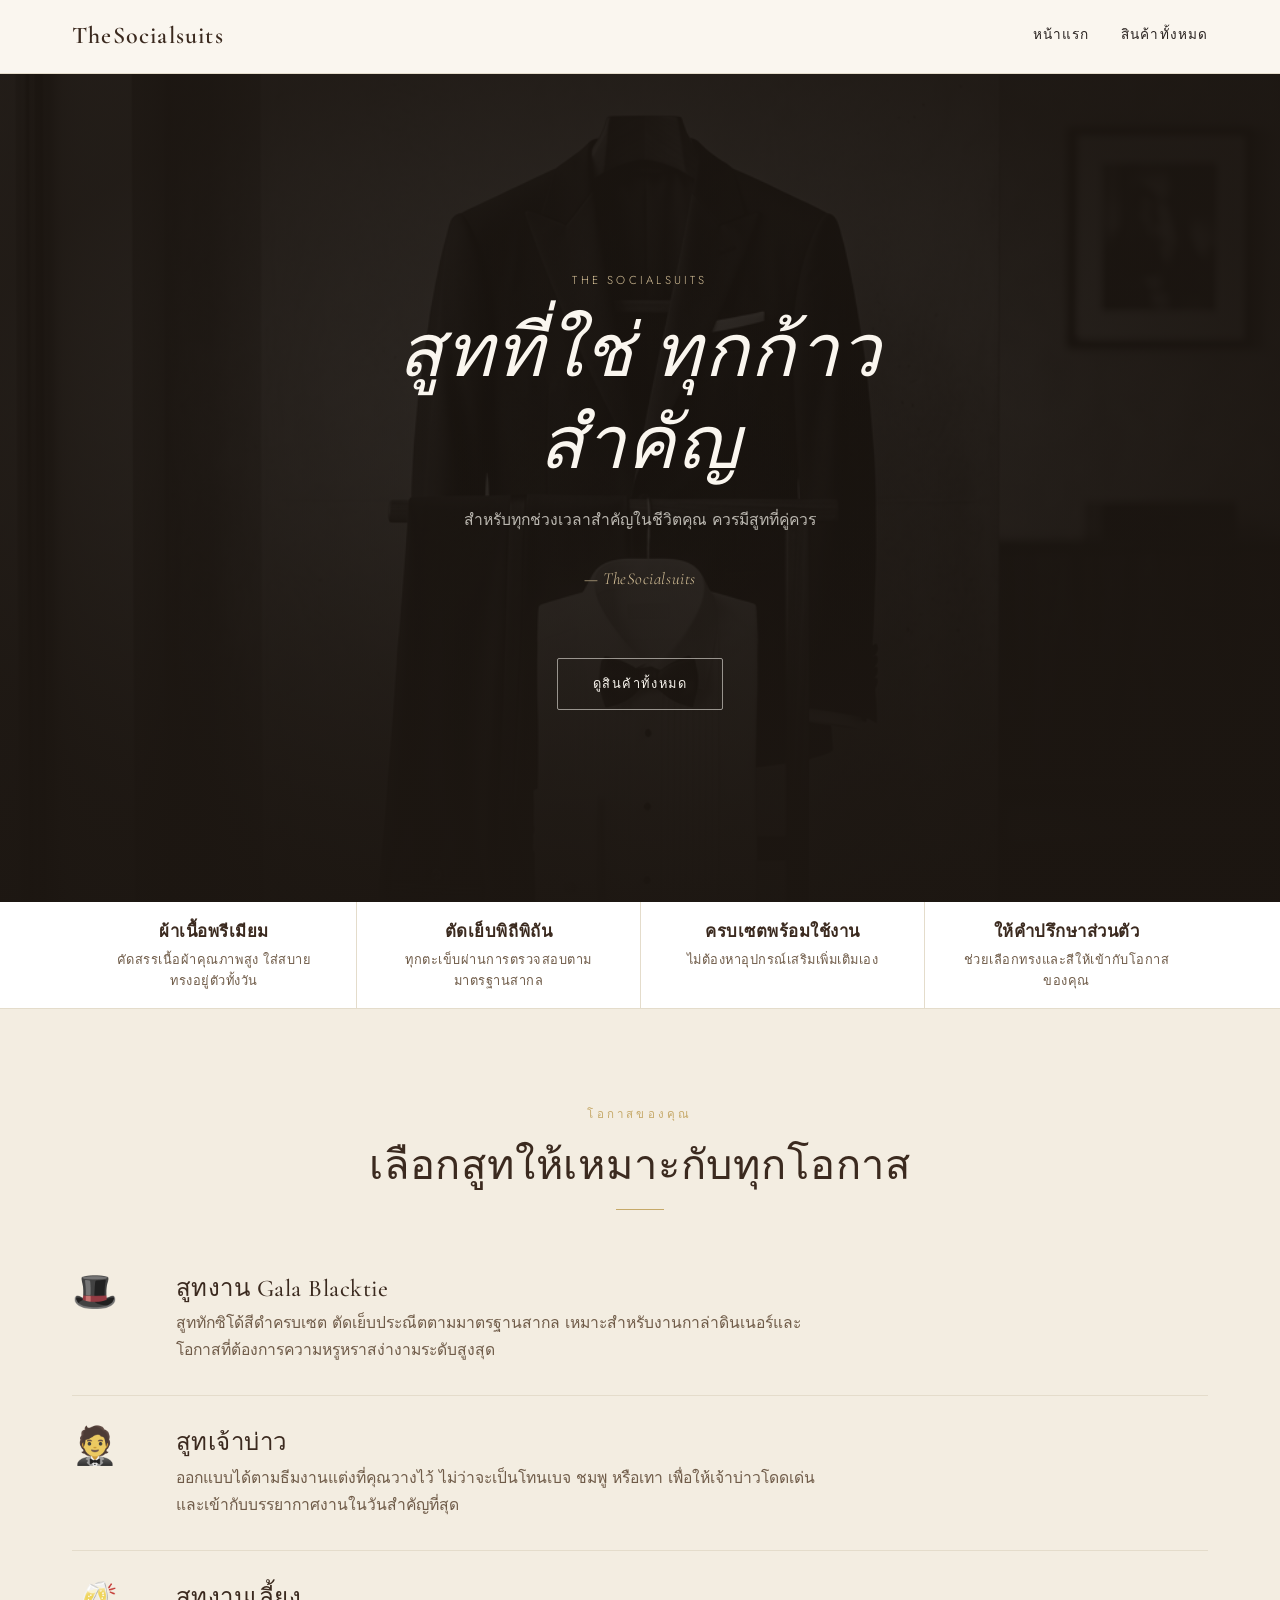
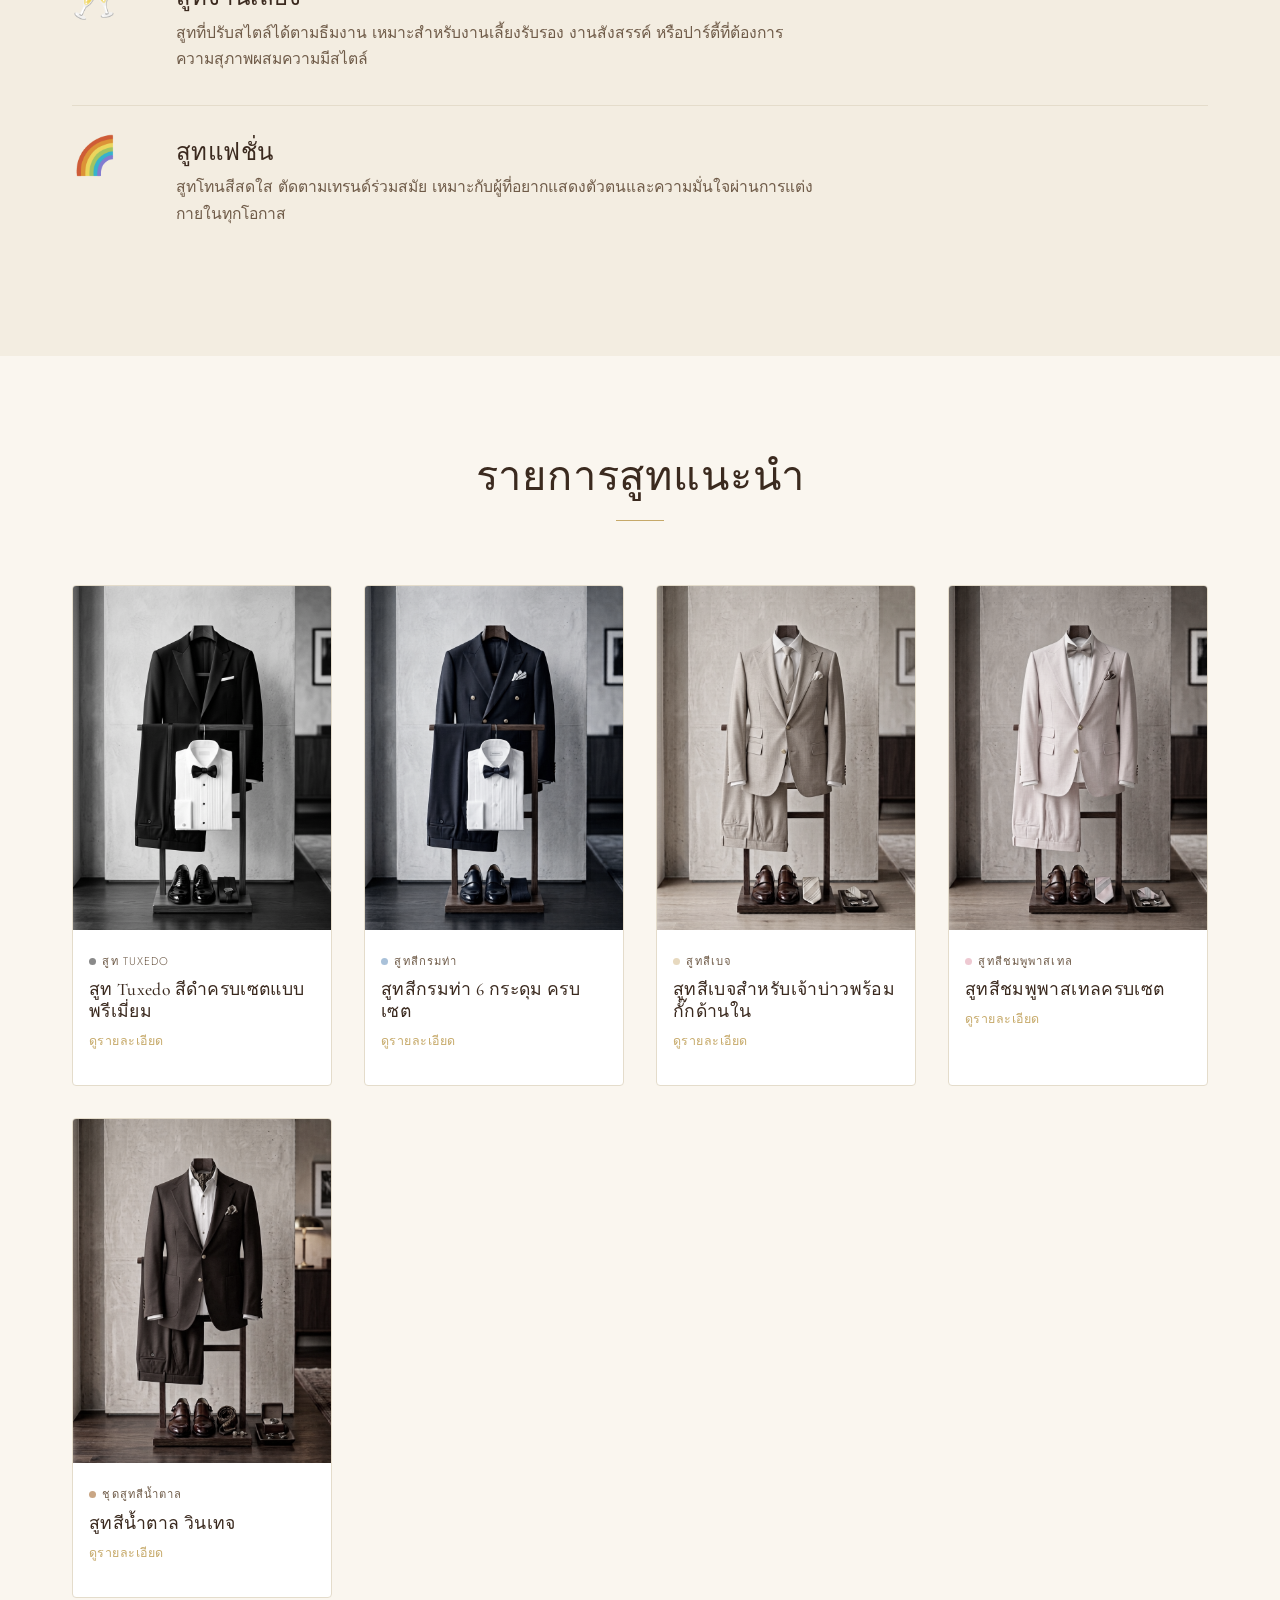
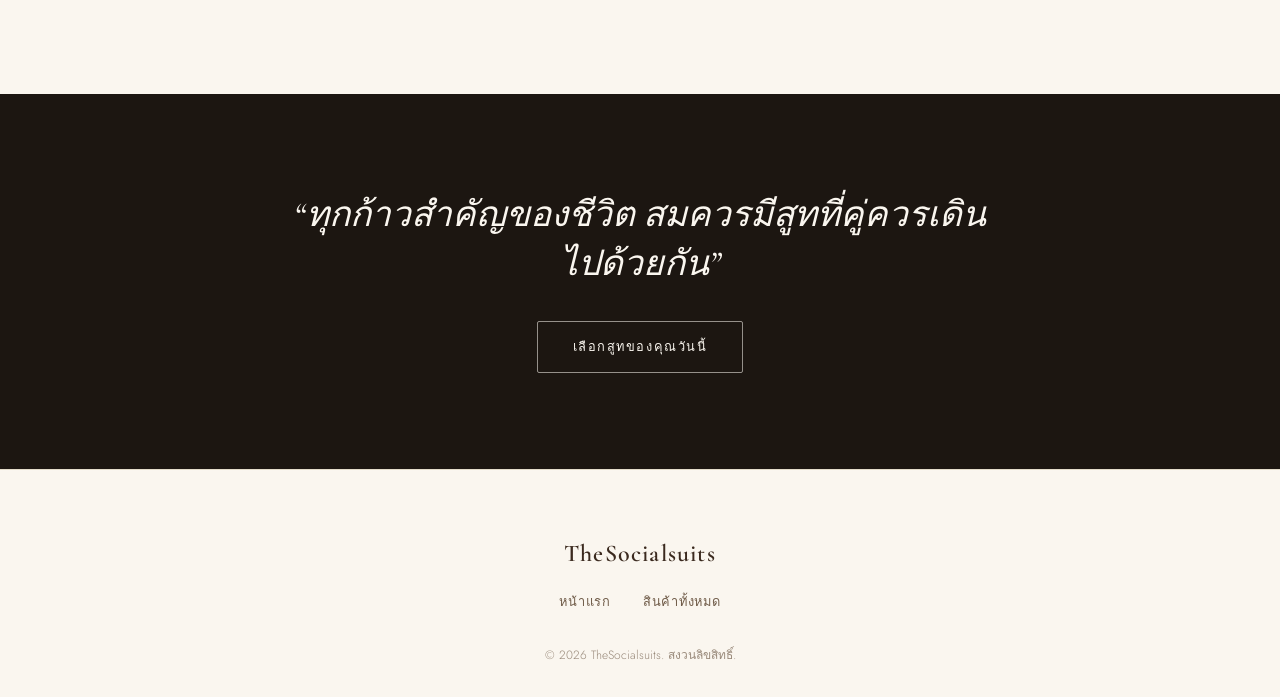
<file: index.html>
<!DOCTYPE html>
<html lang="th">
<head>
  <meta charset="UTF-8">
  <meta name="viewport" content="width=device-width, initial-scale=1.0">
  <title>TheSocialsuits | สูทพรีเมียมสำหรับทุกช่วงเวลาสำคัญ</title>
  <meta name="description" content="TheSocialsuits แบรนด์สูทพรีเมียม ครบเซตสำหรับงานกาล่า งานแต่งงาน งานเลี้ยง และทุกโอกาสสำคัญในชีวิตคุณ">
  <link rel="stylesheet" href="style.css">
</head>
<body>

  <header class="navbar">
    <div class="container">
      <a href="index.html" class="logo">TheSocialsuits</a>
      <nav class="nav-links">
        <a href="index.html">หน้าแรก</a>
        <a href="product.html">สินค้าทั้งหมด</a>
      </nav>
    </div>
  </header>

  <!-- ================= HERO ================= -->
  <section class="hero">
    <div class="hero__backdrop" style="background-image: url('image/Tuxedo.jpg');"></div>
    <div class="hero__scrim"></div>
    <div class="container hero__content">
      <span class="eyebrow">The Socialsuits</span>
      <h1>สูทที่ใช่ ทุกก้าวสำคัญ</h1>
      <p class="hero-subtitle">สำหรับทุกช่วงเวลาสำคัญในชีวิตคุณ ควรมีสูทที่คู่ควร</p>
      <p class="hero__signature">— TheSocialsuits</p>
      <a href="product.html" class="btn btn-outline">ดูสินค้าทั้งหมด</a>
    </div>
  </section>

  <!-- ================= VALUE STRIP ================= -->
  <div class="value-strip">
    <div class="container">
      <div class="value-strip__item"><strong>ผ้าเนื้อพรีเมียม</strong>คัดสรรเนื้อผ้าคุณภาพสูง ใส่สบาย ทรงอยู่ตัวทั้งวัน</div>
      <div class="value-strip__item"><strong>ตัดเย็บพิถีพิถัน</strong>ทุกตะเข็บผ่านการตรวจสอบตามมาตรฐานสากล</div>
      <div class="value-strip__item"><strong>ครบเซตพร้อมใช้งาน</strong>ไม่ต้องหาอุปกรณ์เสริมเพิ่มเติมเอง</div>
      <div class="value-strip__item"><strong>ให้คำปรึกษาส่วนตัว</strong>ช่วยเลือกทรงและสีให้เข้ากับโอกาสของคุณ</div>
    </div>
  </div>

  <!-- ================= OCCASIONS ================= -->
  <section class="section section-alt">
    <div class="container">
      <div class="section-title">
        <span class="eyebrow">โอกาสของคุณ</span>
        <h2>เลือกสูทให้เหมาะกับทุกโอกาส</h2>
        <span class="title-underline"></span>
      </div>

      <div class="occasion-list">
        <div class="occasion-row">
          <span class="occasion-icon">🎩</span>
          <div>
            <h3>สูทงาน Gala Blacktie</h3>
            <p>สูททักซิโด้สีดำครบเซต ตัดเย็บประณีตตามมาตรฐานสากล เหมาะสำหรับงานกาล่าดินเนอร์และโอกาสที่ต้องการความหรูหราสง่างามระดับสูงสุด</p>
          </div>
        </div>
        <div class="occasion-row">
          <span class="occasion-icon">🤵</span>
          <div>
            <h3>สูทเจ้าบ่าว</h3>
            <p>ออกแบบได้ตามธีมงานแต่งที่คุณวางไว้ ไม่ว่าจะเป็นโทนเบจ ชมพู หรือเทา เพื่อให้เจ้าบ่าวโดดเด่นและเข้ากับบรรยากาศงานในวันสำคัญที่สุด</p>
          </div>
        </div>
        <div class="occasion-row">
          <span class="occasion-icon">🥂</span>
          <div>
            <h3>สูทงานเลี้ยง</h3>
            <p>สูทที่ปรับสไตล์ได้ตามธีมงาน เหมาะสำหรับงานเลี้ยงรับรอง งานสังสรรค์ หรือปาร์ตี้ที่ต้องการความสุภาพผสมความมีสไตล์</p>
          </div>
        </div>
        <div class="occasion-row">
          <span class="occasion-icon">🌈</span>
          <div>
            <h3>สูทแฟชั่น</h3>
            <p>สูทโทนสีสดใส ตัดตามเทรนด์ร่วมสมัย เหมาะกับผู้ที่อยากแสดงตัวตนและความมั่นใจผ่านการแต่งกายในทุกโอกาส</p>
          </div>
        </div>
      </div>
    </div>
  </section>

  <!-- ================= PRODUCT HIGHLIGHTS ================= -->
  <section class="section">
    <div class="container">
      <div class="section-title">
        <h2>รายการสูทแนะนำ</h2>
        <span class="title-underline"></span>
      </div>

      <div class="product-grid">
        <a class="highlight-card" href="product.html?list=สูท Tuxedo">
          <img class="highlight-card__image" src="image/Tuxedo.jpg" alt="สูท Tuxedo สีดำครบเซตแบบพรีเมี่ยม">
          <div class="highlight-card__body">
            <span class="product-card__tag tag-tuxedo">สูท Tuxedo</span>
            <h3 class="highlight-card__name">สูท Tuxedo สีดำครบเซตแบบพรีเมี่ยม</h3>
            <span class="highlight-card__link">ดูรายละเอียด</span>
          </div>
        </a>

        <a class="highlight-card" href="product.html?list=สูทสีกรมท่า">
          <img class="highlight-card__image" src="image/Blue6B.jpg" alt="สูทสีกรมท่า 6 กระดุม ครบเซต">
          <div class="highlight-card__body">
            <span class="product-card__tag tag-navy">สูทสีกรมท่า</span>
            <h3 class="highlight-card__name">สูทสีกรมท่า 6 กระดุม ครบเซต</h3>
            <span class="highlight-card__link">ดูรายละเอียด</span>
          </div>
        </a>

        <a class="highlight-card" href="product.html?list=สูทสีเบจ">
          <img class="highlight-card__image" src="image/Beige.jpg" alt="สูทสีเบจสำหรับเจ้าบ่าวพร้อมกั๊กด้านใน">
          <div class="highlight-card__body">
            <span class="product-card__tag tag-beige">สูทสีเบจ</span>
            <h3 class="highlight-card__name">สูทสีเบจสำหรับเจ้าบ่าวพร้อมกั๊กด้านใน</h3>
            <span class="highlight-card__link">ดูรายละเอียด</span>
          </div>
        </a>

        <a class="highlight-card" href="product.html?list=สูทสีชมพูพาสเทล">
          <img class="highlight-card__image" src="image/PastelPink.jpg" alt="สูทสีชมพูพาสเทลครบเซต">
          <div class="highlight-card__body">
            <span class="product-card__tag tag-pink">สูทสีชมพูพาสเทล</span>
            <h3 class="highlight-card__name">สูทสีชมพูพาสเทลครบเซต</h3>
            <span class="highlight-card__link">ดูรายละเอียด</span>
          </div>
        </a>

        <a class="highlight-card" href="product.html?list=ชุดสูทสีน้ำตาล">
          <img class="highlight-card__image" src="image/Brown.jpg" alt="สูทสีน้ำตาล วินเทจ">
          <div class="highlight-card__body">
            <span class="product-card__tag tag-brown">ชุดสูทสีน้ำตาล</span>
            <h3 class="highlight-card__name">สูทสีน้ำตาล วินเทจ</h3>
            <span class="highlight-card__link">ดูรายละเอียด</span>
          </div>
        </a>
      </div>
    </div>
  </section>

  <!-- ================= CLOSING QUOTE / CTA ================= -->
  <section class="quote-band">
    <div class="container">
      <blockquote>“ทุกก้าวสำคัญของชีวิต สมควรมีสูทที่คู่ควรเดินไปด้วยกัน”</blockquote>
      <a href="product.html" class="btn btn-outline">เลือกสูทของคุณวันนี้</a>
    </div>
  </section>

  <footer class="footer">
    <div class="container">
      <div class="logo">TheSocialsuits</div>
      <div class="footer-links">
        <a href="index.html">หน้าแรก</a>
        <a href="product.html">สินค้าทั้งหมด</a>
      </div>
      <p class="footer-note">&copy; 2026 TheSocialsuits. สงวนลิขสิทธิ์.</p>
    </div>
  </footer>

  <script src="script.js"></script>
</body>
</html>
</file>
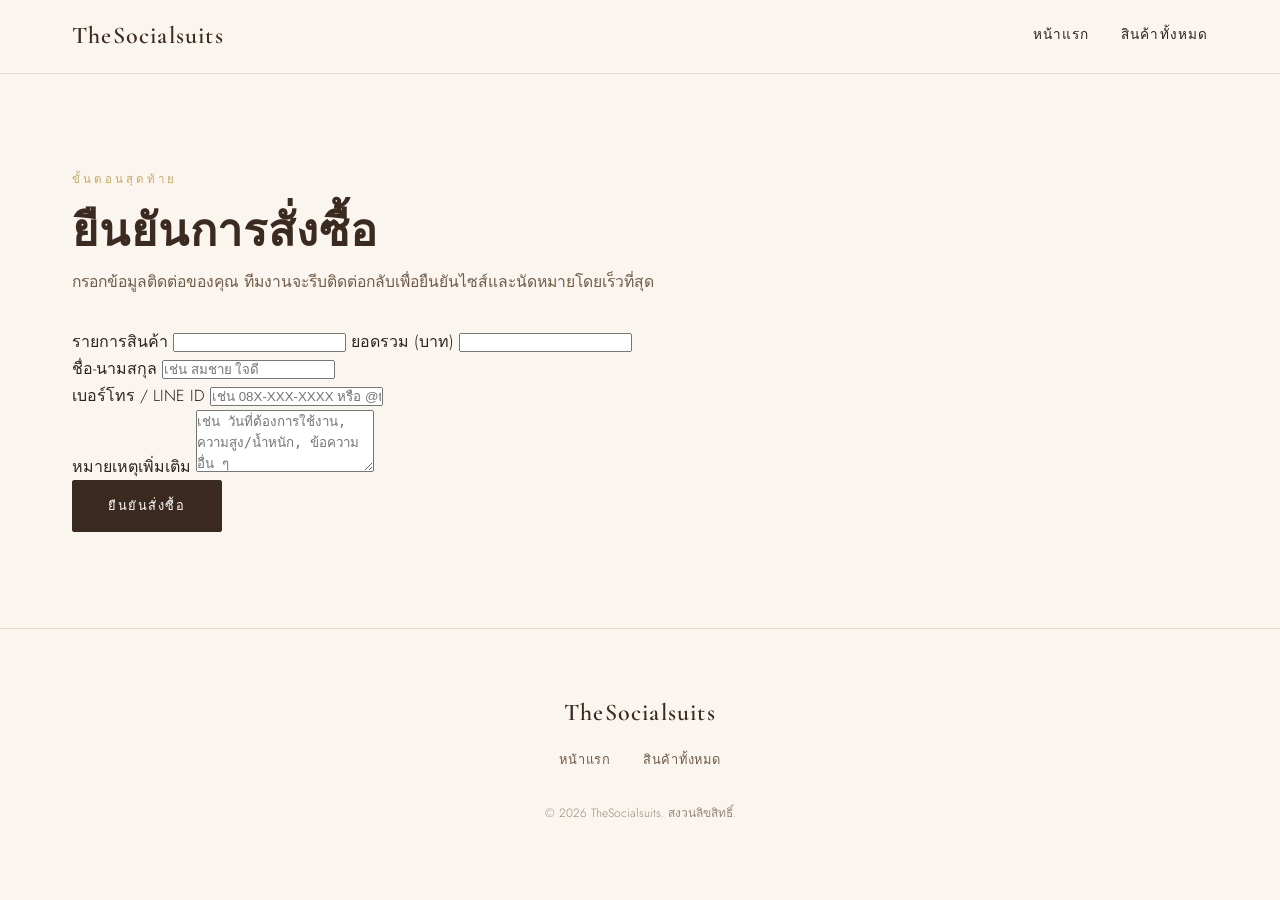
<file: order.html>
<!DOCTYPE html>
<html lang="th">
<head>
  <meta charset="UTF-8">
  <meta name="viewport" content="width=device-width, initial-scale=1.0">
  <title>ยืนยันการสั่งซื้อ | TheSocialsuits</title>
  <meta name="description" content="กรอกข้อมูลเพื่อยืนยันการสั่งซื้อชุดสูทจาก TheSocialsuits">
  <link rel="stylesheet" href="style.css">
</head>
<body>

  <header class="navbar">
    <div class="container">
      <a href="index.html" class="logo">TheSocialsuits</a>
      <nav class="nav-links">
        <a href="index.html">หน้าแรก</a>
        <a href="product.html">สินค้าทั้งหมด</a>
      </nav>
    </div>
  </header>

  <section class="section order-section">
    <div class="container">
      <div class="order-wrap">

        <div class="section-title" style="margin-bottom: var(--space-md); text-align: left;">
          <span class="eyebrow">ขั้นตอนสุดท้าย</span>
          <h1 style="font-size: clamp(2rem, 4vw, 2.8rem);">ยืนยันการสั่งซื้อ</h1>
          <p style="margin-top: var(--space-xs);">กรอกข้อมูลติดต่อของคุณ ทีมงานจะรีบติดต่อกลับเพื่อยืนยันไซส์และนัดหมายโดยเร็วที่สุด</p>
        </div>

        <form id="orderForm" class="order-form" novalidate>

          <div class="order-summary">
            <label for="items">รายการสินค้า</label>
            <input type="text" id="items" name="items" readonly>

            <label for="total">ยอดรวม (บาท)</label>
            <input type="text" id="total" name="total" readonly>
          </div>

          <div class="form-field">
            <label for="customerName">ชื่อ-นามสกุล</label>
            <input type="text" id="customerName" name="customerName" placeholder="เช่น สมชาย ใจดี" required>
          </div>

          <div class="form-field">
            <label for="contact">เบอร์โทร / LINE ID</label>
            <input type="text" id="contact" name="contact" placeholder="เช่น 08X-XXX-XXXX หรือ @thesocialsuits" required>
          </div>

          <div class="form-field">
            <label for="note">หมายเหตุเพิ่มเติม</label>
            <textarea id="note" name="note" rows="4" placeholder="เช่น วันที่ต้องการใช้งาน, ความสูง/น้ำหนัก, ข้อความอื่น ๆ"></textarea>
          </div>

          <button type="submit" class="btn btn-primary order-submit">ยืนยันสั่งซื้อ</button>

        </form>

      </div>
    </div>
  </section>

  <footer class="footer">
    <div class="container">
      <div class="logo">TheSocialsuits</div>
      <div class="footer-links">
        <a href="index.html">หน้าแรก</a>
        <a href="product.html">สินค้าทั้งหมด</a>
      </div>
      <p class="footer-note">&copy; 2026 TheSocialsuits. สงวนลิขสิทธิ์.</p>
    </div>
  </footer>

  <script src="script.js"></script>
</body>
</html>
</file>
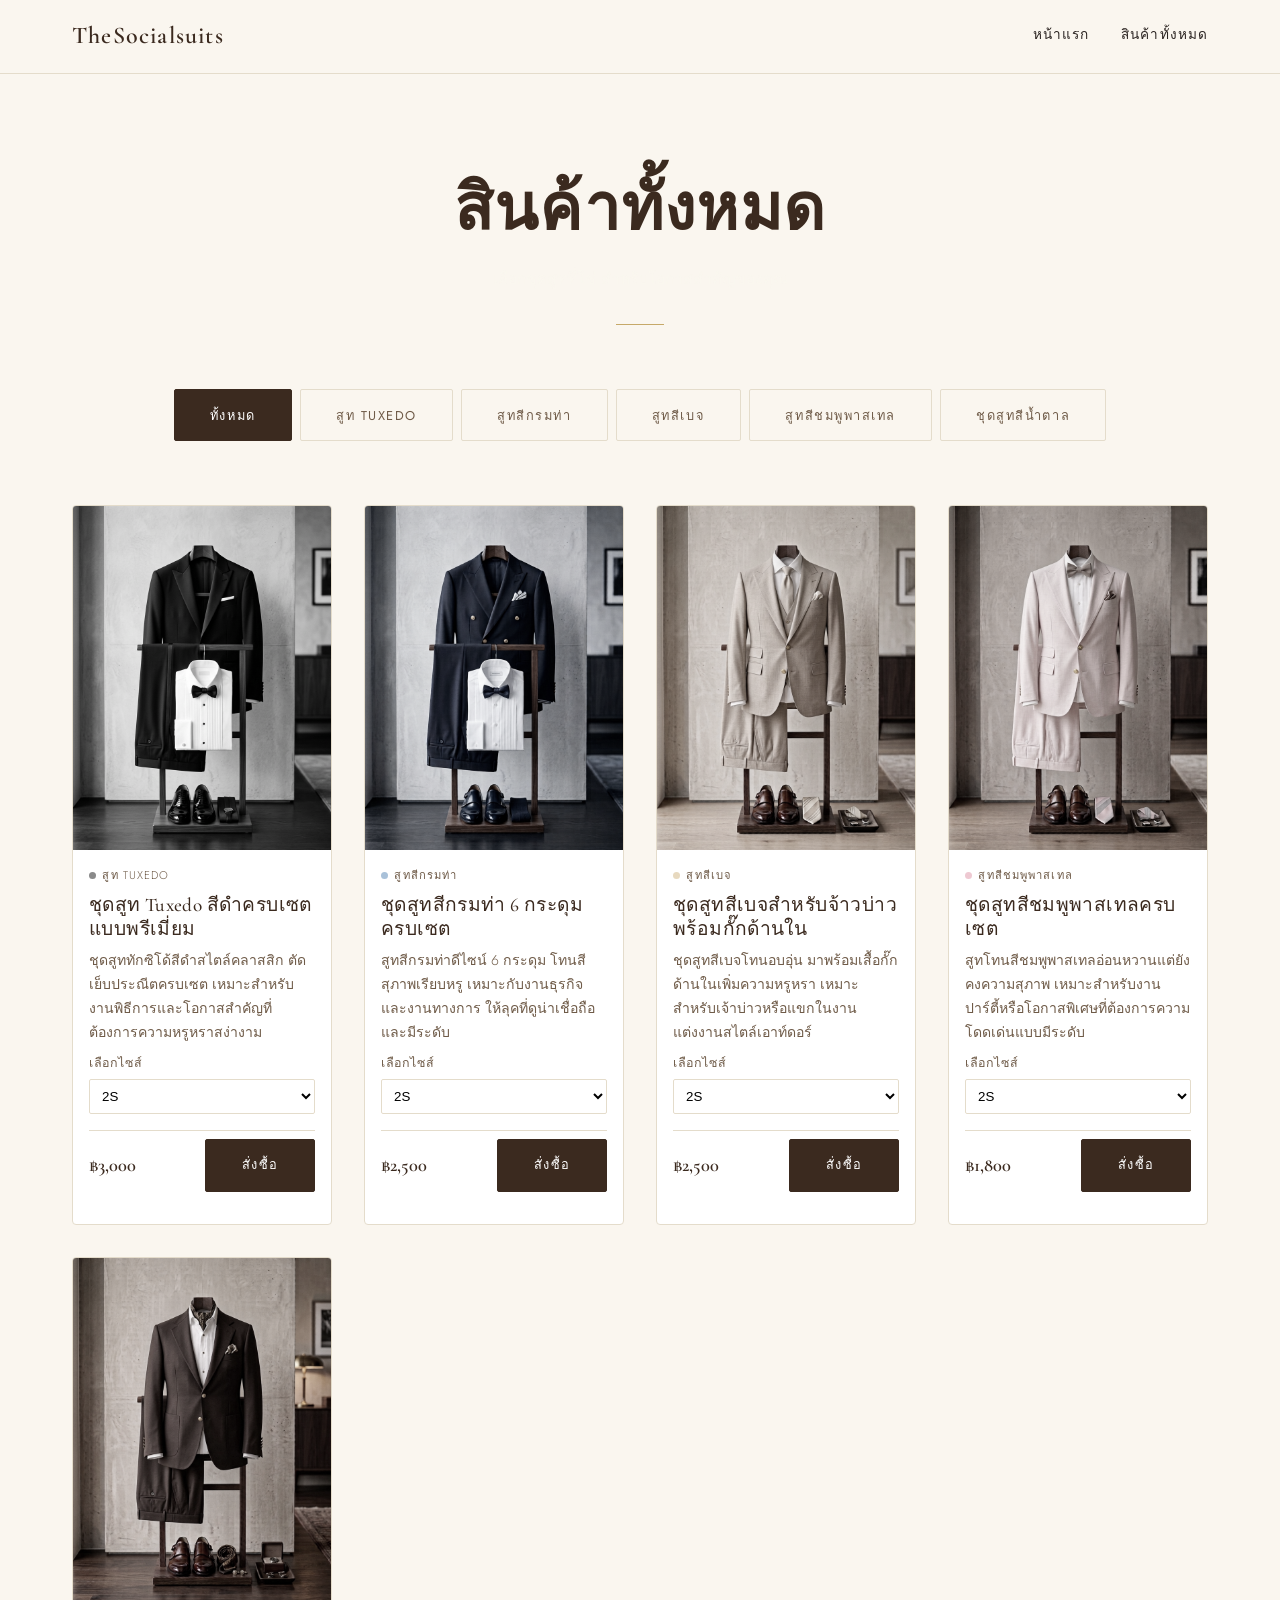
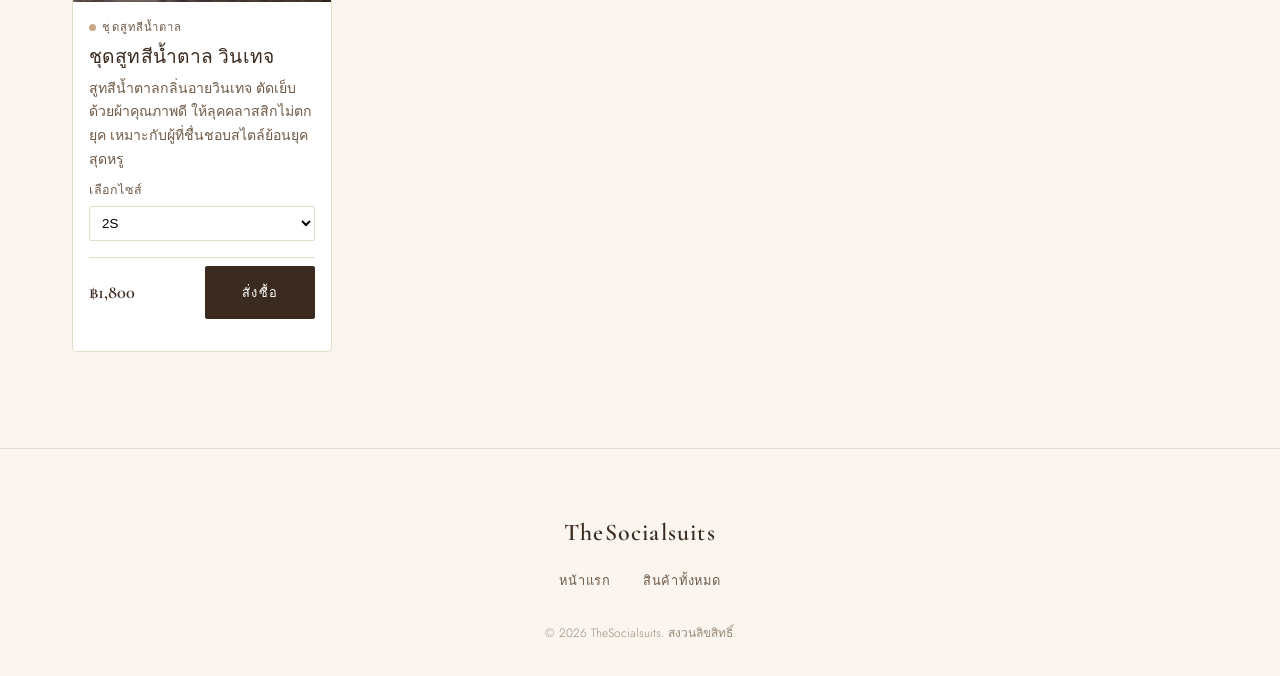
<file: product.html>
<!DOCTYPE html>
<html lang="th">
<head>
  <meta charset="UTF-8">
  <meta name="viewport" content="width=device-width, initial-scale=1.0">
  <title>สินค้าทั้งหมด | TheSocialsuits</title>
  <meta name="description" content="เลือกชมชุดสูทพรีเมียมทั้งหมดจาก TheSocialsuits พร้อมตัวกรองตามรายการสินค้า">
  <link rel="stylesheet" href="style.css">
</head>
<body>

  <header class="navbar">
    <div class="container">
      <a href="index.html" class="logo">TheSocialsuits</a>
      <nav class="nav-links">
        <a href="index.html">หน้าแรก</a>
        <a href="product.html">สินค้าทั้งหมด</a>
      </nav>
    </div>
  </header>

  <section class="section">
    <div class="container">
      <div class="section-title">
        <h1>สินค้าทั้งหมด</h1>
        <p class="hero-subtitle" style="margin-left:auto;margin-right:auto;">
          เลือกชุดสูทที่ใช่ สำหรับโอกาสสำคัญของคุณ
        </p>
        <span class="title-underline"></span>
      </div>

      <!-- ปุ่มกรองสินค้า — สร้างและจัดการโดย script.js -->
      <div id="filter-bar" class="filter-bar"></div>

      <!-- การ์ดสินค้า — สร้างและจัดการโดย script.js -->
      <div id="product-list" class="product-grid"></div>
    </div>
  </section>

  <footer class="footer">
    <div class="container">
      <div class="logo">TheSocialsuits</div>
      <div class="footer-links">
        <a href="index.html">หน้าแรก</a>
        <a href="product.html">สินค้าทั้งหมด</a>
      </div>
      <p class="footer-note">&copy; 2026 TheSocialsuits. สงวนลิขสิทธิ์.</p>
    </div>
  </footer>

  <script src="script.js"></script>
</body>
</html>
</file>
<file: style.css>
/* =========================================================
   TheSocialsuits — Global Theme
   Premium / Minimal / Luxury
   ========================================================= */

@import url('https://fonts.googleapis.com/css2?family=Cormorant+Garamond:wght@400;500;600;700&family=Jost:wght@300;400;500;600&display=swap');

:root {
  /* ---------- Core Palette ---------- */
  --color-white: #ffffff;
  --color-cream: #faf6ef;
  --color-cream-soft: #f3ede1;
  --color-gold-light: #d8c39a;
  --color-gold: #c6a969;
  --color-brown-deep: #3b2a1f;   /* primary accent / text on light */
  --color-brown-soft: #6f5b48;
  --color-ink: #2a2320;          /* main body text */
  --color-line: #e4dccb;         /* thin borders / dividers */
  --color-charcoal: #1c1611;     /* near-black warm charcoal, for dark editorial bands */
  --color-charcoal-soft: #2b221b;

  /* ---------- Suit-type accent touches (used sparingly) ---------- */
  --accent-tuxedo: #8a8a8a;      /* grey */
  --accent-navy: #a9c1d9;        /* light blue */
  --accent-beige: #e7d9bf;       /* soft beige */
  --accent-pink: #eec9d2;        /* soft pink */
  --accent-brown: #c9a685;       /* soft brown */

  /* ---------- Typography ---------- */
  --font-display: 'Cormorant Garamond', 'Times New Roman', serif;
  --font-body: 'Jost', 'Helvetica Neue', Arial, sans-serif;

  /* ---------- Spacing scale ---------- */
  --space-xs: 0.5rem;
  --space-sm: 1rem;
  --space-md: 2rem;
  --space-lg: 4rem;
  --space-xl: 6rem;
  --space-2xl: 9rem;

  /* ---------- Misc ---------- */
  --radius-sm: 2px;
  --radius-md: 4px;
  --border-thin: 1px solid var(--color-line);
  --transition-base: all 0.35s ease;
  --shadow-soft: 0 10px 30px rgba(59, 42, 31, 0.06);
  --shadow-elevated: 0 24px 60px rgba(20, 14, 9, 0.18);
  --max-width: 1200px;
}

/* =========================================================
   Reset
   ========================================================= */
*,
*::before,
*::after {
  box-sizing: border-box;
  margin: 0;
  padding: 0;
}

html {
  scroll-behavior: smooth;
}

body {
  font-family: var(--font-body);
  font-weight: 300;
  color: var(--color-ink);
  background-color: var(--color-cream);
  line-height: 1.7;
  -webkit-font-smoothing: antialiased;
  -moz-osx-font-smoothing: grayscale;
}

img {
  max-width: 100%;
  display: block;
}

a {
  color: inherit;
  text-decoration: none;
}

ul, ol {
  list-style: none;
}

button {
  font-family: inherit;
  cursor: pointer;
  background: none;
  border: none;
}

/* =========================================================
   Typography
   ========================================================= */
h1, h2, h3, h4 {
  font-family: var(--font-display);
  font-weight: 500;
  color: var(--color-brown-deep);
  letter-spacing: 0.02em;
  line-height: 1.25;
}

h1 {
  font-size: clamp(2.4rem, 5vw, 4rem);
  font-weight: 600;
}

h2 {
  font-size: clamp(1.8rem, 3.5vw, 2.6rem);
}

h3 {
  font-size: clamp(1.25rem, 2.2vw, 1.5rem);
}

p {
  font-size: 0.98rem;
  color: var(--color-brown-soft);
  font-weight: 300;
}

.eyebrow {
  display: inline-block;
  font-family: var(--font-body);
  font-size: 0.72rem;
  letter-spacing: 0.28em;
  text-transform: uppercase;
  color: var(--color-gold);
  margin-bottom: var(--space-sm);
}

.section-title {
  text-align: center;
  margin-bottom: var(--space-lg);
}

.section-title .eyebrow {
  display: block;
}

/* small accent underline used beneath headings */
.title-underline {
  display: block;
  width: 48px;
  height: 1px;
  background-color: var(--color-gold);
  margin: var(--space-sm) auto 0;
}

/* =========================================================
   Layout Helpers
   ========================================================= */
.container {
  width: 100%;
  max-width: var(--max-width);
  margin: 0 auto;
  padding: 0 var(--space-md);
}

.section {
  padding: var(--space-xl) 0;
}

.flex-center {
  display: flex;
  align-items: center;
  justify-content: center;
}

/* =========================================================
   Navbar
   ========================================================= */
.navbar {
  position: sticky;
  top: 0;
  z-index: 100;
  background-color: rgba(250, 246, 239, 0.92);
  backdrop-filter: blur(8px);
  border-bottom: var(--border-thin);
}

.navbar .container {
  display: flex;
  align-items: center;
  justify-content: space-between;
  padding-top: var(--space-sm);
  padding-bottom: var(--space-sm);
}

.logo {
  font-family: var(--font-display);
  font-size: 1.5rem;
  font-weight: 600;
  letter-spacing: 0.05em;
  color: var(--color-brown-deep);
}

.nav-links {
  display: flex;
  gap: var(--space-md);
}

.nav-links a {
  font-size: 0.85rem;
  letter-spacing: 0.08em;
  text-transform: uppercase;
  color: var(--color-ink);
  position: relative;
  padding-bottom: 4px;
  transition: var(--transition-base);
}

.nav-links a::after {
  content: '';
  position: absolute;
  bottom: 0;
  left: 0;
  width: 0;
  height: 1px;
  background-color: var(--color-gold);
  transition: var(--transition-base);
}

.nav-links a:hover {
  color: var(--color-brown-deep);
}

.nav-links a:hover::after {
  width: 100%;
}

/* =========================================================
   Buttons
   ========================================================= */
.btn {
  display: inline-flex;
  align-items: center;
  justify-content: center;
  gap: 0.5rem;
  padding: 0.9rem 2.2rem;
  font-size: 0.8rem;
  letter-spacing: 0.12em;
  text-transform: uppercase;
  border-radius: var(--radius-sm);
  transition: var(--transition-base);
  white-space: nowrap;
}

.btn-primary {
  background-color: var(--color-brown-deep);
  color: var(--color-white);
  border: 1px solid var(--color-brown-deep);
}

.btn-primary:hover {
  background-color: transparent;
  color: var(--color-brown-deep);
}

.btn-outline {
  background-color: transparent;
  color: var(--color-brown-deep);
  border: 1px solid var(--color-brown-deep);
}

.btn-outline:hover {
  background-color: var(--color-brown-deep);
  color: var(--color-white);
}

.btn-ghost {
  background-color: transparent;
  color: var(--color-brown-soft);
  border: 1px solid var(--color-line);
}

.btn-ghost:hover {
  border-color: var(--color-gold);
  color: var(--color-brown-deep);
}

/* =========================================================
   Hero — full-bleed editorial, dark charcoal ground
   ========================================================= */
.hero {
  position: relative;
  isolation: isolate;
  min-height: 92vh;
  display: flex;
  align-items: center;
  justify-content: center;
  text-align: center;
  padding: var(--space-xl) var(--space-md);
  background-color: var(--color-charcoal);
  overflow: hidden;
}

.hero__backdrop {
  position: absolute;
  inset: 0;
  z-index: -2;
  background-size: cover;
  background-position: center 20%;
  filter: grayscale(45%) brightness(0.55);
  transform: scale(1.04);
}

.hero__scrim {
  position: absolute;
  inset: 0;
  z-index: -1;
  background:
    radial-gradient(ellipse at center, rgba(28, 22, 17, 0.35) 0%, rgba(28, 22, 17, 0.86) 78%),
    linear-gradient(180deg, rgba(28, 22, 17, 0.55) 0%, rgba(28, 22, 17, 0.92) 100%);
}

.hero__content {
  max-width: 720px;
}

.hero .eyebrow {
  color: var(--color-gold-light);
}

.hero h1 {
  color: var(--color-cream);
  font-weight: 500;
  font-style: italic;
  font-size: clamp(2.6rem, 6vw, 4.6rem);
}

.hero-subtitle {
  max-width: 480px;
  margin: var(--space-sm) auto var(--space-md);
  color: rgba(250, 246, 239, 0.72);
}

.hero__signature {
  font-family: var(--font-display);
  font-style: italic;
  font-size: 1.05rem;
  letter-spacing: 0.03em;
  color: var(--color-gold-light);
  margin-bottom: var(--space-lg);
}

.hero .btn-outline {
  color: var(--color-cream);
  border-color: rgba(250, 246, 239, 0.55);
}

.hero .btn-outline:hover {
  background-color: var(--color-cream);
  color: var(--color-charcoal);
  border-color: var(--color-cream);
}

/* thin trust strip directly beneath the hero */
.value-strip {
  background-color: var(--color-white);
  border-bottom: var(--border-thin);
}

.value-strip .container {
  display: flex;
  flex-wrap: wrap;
  justify-content: center;
  gap: 0;
}

.value-strip__item {
  flex: 1 1 200px;
  text-align: center;
  padding: var(--space-sm) var(--space-md);
  font-size: 0.8rem;
  letter-spacing: 0.04em;
  color: var(--color-brown-soft);
  border-left: var(--border-thin);
}

.value-strip__item:first-child {
  border-left: none;
}

.value-strip__item strong {
  display: block;
  font-family: var(--font-display);
  font-size: 1.05rem;
  font-weight: 600;
  color: var(--color-brown-deep);
  margin-bottom: 0.15rem;
}

/* =========================================================
   Product Card
   ========================================================= */
.product-grid {
  display: grid;
  grid-template-columns: repeat(auto-fit, minmax(260px, 1fr));
  gap: var(--space-md);
}

.product-card {
  background-color: var(--color-white);
  border: var(--border-thin);
  border-radius: var(--radius-md);
  overflow: hidden;
  transition: var(--transition-base);
  display: flex;
  flex-direction: column;
}

.product-card:hover {
  box-shadow: var(--shadow-elevated);
  border-color: var(--color-gold-light);
}

.product-card__image {
  width: 100%;
  aspect-ratio: 3 / 4;
  object-fit: cover;
  background-color: var(--color-cream-soft);
  filter: grayscale(65%);
  transition: filter 0.6s ease, transform 0.6s ease;
}

.product-card:hover .product-card__image {
  filter: grayscale(0%);
  transform: scale(1.03);
}

.product-card__body {
  padding: var(--space-sm) var(--space-sm) var(--space-md);
  display: flex;
  flex-direction: column;
  gap: 0.5rem;
  flex-grow: 1;
}

/* small accent dot indicating suit type — used lightly, never as full backgrounds */
.product-card__tag {
  display: inline-flex;
  align-items: center;
  gap: 0.4rem;
  font-size: 0.7rem;
  letter-spacing: 0.1em;
  text-transform: uppercase;
  color: var(--color-brown-soft);
}

.product-card__tag::before {
  content: '';
  width: 7px;
  height: 7px;
  border-radius: 50%;
  background-color: var(--tag-color, var(--color-gold));
  display: inline-block;
}

.tag-tuxedo   { --tag-color: var(--accent-tuxedo); }
.tag-navy     { --tag-color: var(--accent-navy); }
.tag-beige    { --tag-color: var(--accent-beige); }
.tag-pink     { --tag-color: var(--accent-pink); }
.tag-brown    { --tag-color: var(--accent-brown); }

.product-card__name {
  font-family: var(--font-display);
  font-size: 1.2rem;
  color: var(--color-brown-deep);
}

.product-card__desc {
  font-size: 0.88rem;
  color: var(--color-brown-soft);
  flex-grow: 1;
}

.product-card__footer {
  display: flex;
  align-items: center;
  justify-content: space-between;
  margin-top: var(--space-xs);
  padding-top: var(--space-xs);
  border-top: var(--border-thin);
}

.product-card__price {
  font-family: var(--font-display);
  font-size: 1.15rem;
  font-weight: 600;
  color: var(--color-brown-deep);
}

/* =========================================================
   Filter Bar (product.html)
   ========================================================= */
.filter-bar {
  display: flex;
  flex-wrap: wrap;
  justify-content: center;
  gap: var(--space-xs);
  margin-bottom: var(--space-lg);
}

.filter-btn.active {
  background-color: var(--color-brown-deep);
  color: var(--color-white);
  border-color: var(--color-brown-deep);
}

/* =========================================================
   Occasions (index.html — 4 การใช้งาน)
   editorial alternating rows, not a repeated card kit
   ========================================================= */
.occasion-list {
  display: flex;
  flex-direction: column;
}

.occasion-row {
  display: grid;
  grid-template-columns: 72px 1fr;
  gap: var(--space-md);
  align-items: start;
  padding: var(--space-md) 0;
  border-bottom: var(--border-thin);
}

.occasion-row:first-child {
  padding-top: 0;
}

.occasion-row:last-child {
  border-bottom: none;
}

.occasion-icon {
  font-size: 2.3rem;
  line-height: 1;
  filter: grayscale(35%);
}

.occasion-row h3 {
  margin-bottom: 0.4rem;
}

.occasion-row p {
  max-width: 640px;
}

/* =========================================================
   Product Highlight Links (index.html — การ์ดลิงก์ไป product.html)
   ========================================================= */
.highlight-card {
  display: block;
  background-color: var(--color-white);
  border: var(--border-thin);
  border-radius: var(--radius-md);
  overflow: hidden;
  transition: var(--transition-base);
}

.highlight-card:hover {
  box-shadow: var(--shadow-elevated);
  border-color: var(--color-gold-light);
}

.highlight-card__image {
  width: 100%;
  aspect-ratio: 3 / 4;
  object-fit: cover;
  background-color: var(--color-cream-soft);
  filter: grayscale(65%);
  transition: filter 0.6s ease, transform 0.6s ease;
}

.highlight-card:hover .highlight-card__image {
  filter: grayscale(0%);
  transform: scale(1.03);
}

.highlight-card__body {
  padding: var(--space-sm) var(--space-sm) var(--space-md);
}

.highlight-card__name {
  font-family: var(--font-display);
  font-size: 1.1rem;
  color: var(--color-brown-deep);
  margin-top: 0.4rem;
}

.highlight-card__link {
  display: inline-block;
  margin-top: var(--space-xs);
  font-size: 0.78rem;
  letter-spacing: 0.04em;
  color: var(--color-gold);
  background-image: linear-gradient(var(--color-gold), var(--color-gold));
  background-repeat: no-repeat;
  background-position: 0 100%;
  background-size: 0% 1px;
  transition: background-size 0.35s ease;
}

.highlight-card:hover .highlight-card__link {
  background-size: 100% 1px;
}

/* =========================================================
   Divider / Sections
   ========================================================= */
.divider {
  width: 100%;
  height: 1px;
  background-color: var(--color-line);
  border: none;
  margin: var(--space-lg) 0;
}

.section-alt {
  background-color: var(--color-cream-soft);
}

/* =========================================================
   Quote / Closing CTA band
   ========================================================= */
.quote-band {
  background-color: var(--color-charcoal);
  color: var(--color-cream);
  text-align: center;
  padding: var(--space-xl) var(--space-md);
}

.quote-band blockquote {
  font-family: var(--font-display);
  font-style: italic;
  font-weight: 500;
  font-size: clamp(1.5rem, 3.2vw, 2.2rem);
  color: var(--color-cream);
  max-width: 700px;
  margin: 0 auto var(--space-md);
  line-height: 1.4;
}

.quote-band .btn-outline {
  color: var(--color-cream);
  border-color: rgba(250, 246, 239, 0.55);
}

.quote-band .btn-outline:hover {
  background-color: var(--color-gold-light);
  color: var(--color-charcoal);
  border-color: var(--color-gold-light);
}

/* =========================================================
   Footer
   ========================================================= */
.footer {
  padding: var(--space-lg) 0 var(--space-md);
  border-top: var(--border-thin);
  text-align: center;
}

.footer .logo {
  display: inline-block;
  margin-bottom: var(--space-sm);
}

.footer-links {
  display: flex;
  justify-content: center;
  gap: var(--space-md);
  margin-bottom: var(--space-md);
}

.footer-links a {
  font-size: 0.8rem;
  letter-spacing: 0.06em;
  color: var(--color-brown-soft);
  transition: var(--transition-base);
}

.footer-links a:hover {
  color: var(--color-brown-deep);
}

.footer-note {
  font-size: 0.75rem;
  color: var(--color-brown-soft);
  opacity: 0.7;
}

/* =========================================================
   Responsive
   ========================================================= */
@media (max-width: 768px) {
  :root {
    --space-xl: 3.5rem;
    --space-2xl: 5rem;
  }

  .navbar .container {
    flex-direction: column;
    gap: var(--space-xs);
  }

  .nav-links {
    gap: var(--space-sm);
    flex-wrap: wrap;
    justify-content: center;
  }

  .product-grid {
    grid-template-columns: repeat(auto-fit, minmax(220px, 1fr));
    gap: var(--space-sm);
  }

  .hero {
    min-height: auto;
    padding: var(--space-xl) var(--space-sm) var(--space-lg);
  }

  .occasion-row {
    grid-template-columns: 48px 1fr;
    gap: var(--space-sm);
  }

  .occasion-icon {
    font-size: 1.8rem;
  }

  .value-strip__item {
    flex: 1 1 45%;
    border-left: none;
    border-top: var(--border-thin);
  }

  .value-strip__item:first-child {
    border-top: none;
  }

  .footer-links {
    flex-direction: column;
    gap: var(--space-xs);
  }
}

@media (max-width: 480px) {
  .container {
    padding: 0 var(--space-sm);
  }

  .product-grid {
    grid-template-columns: 1fr;
  }

  .btn {
    width: 100%;
  }
}
</file>
